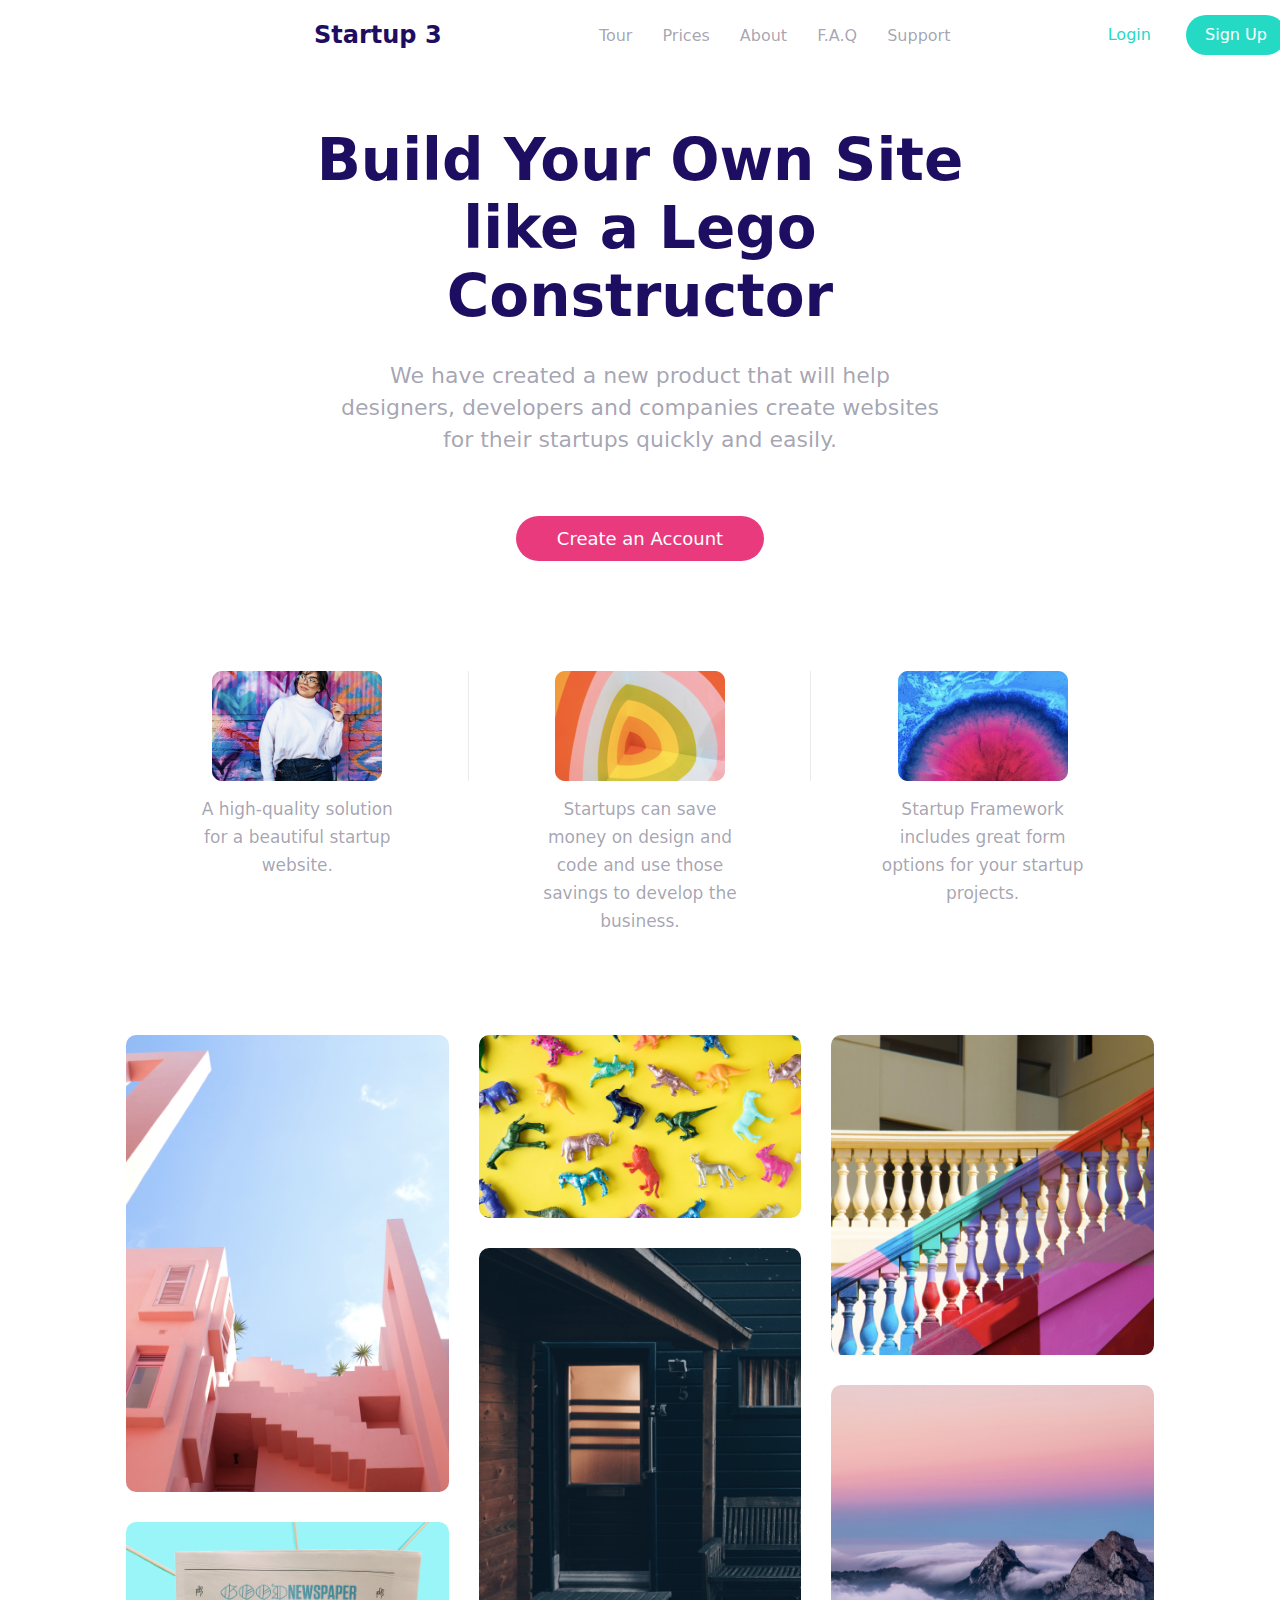
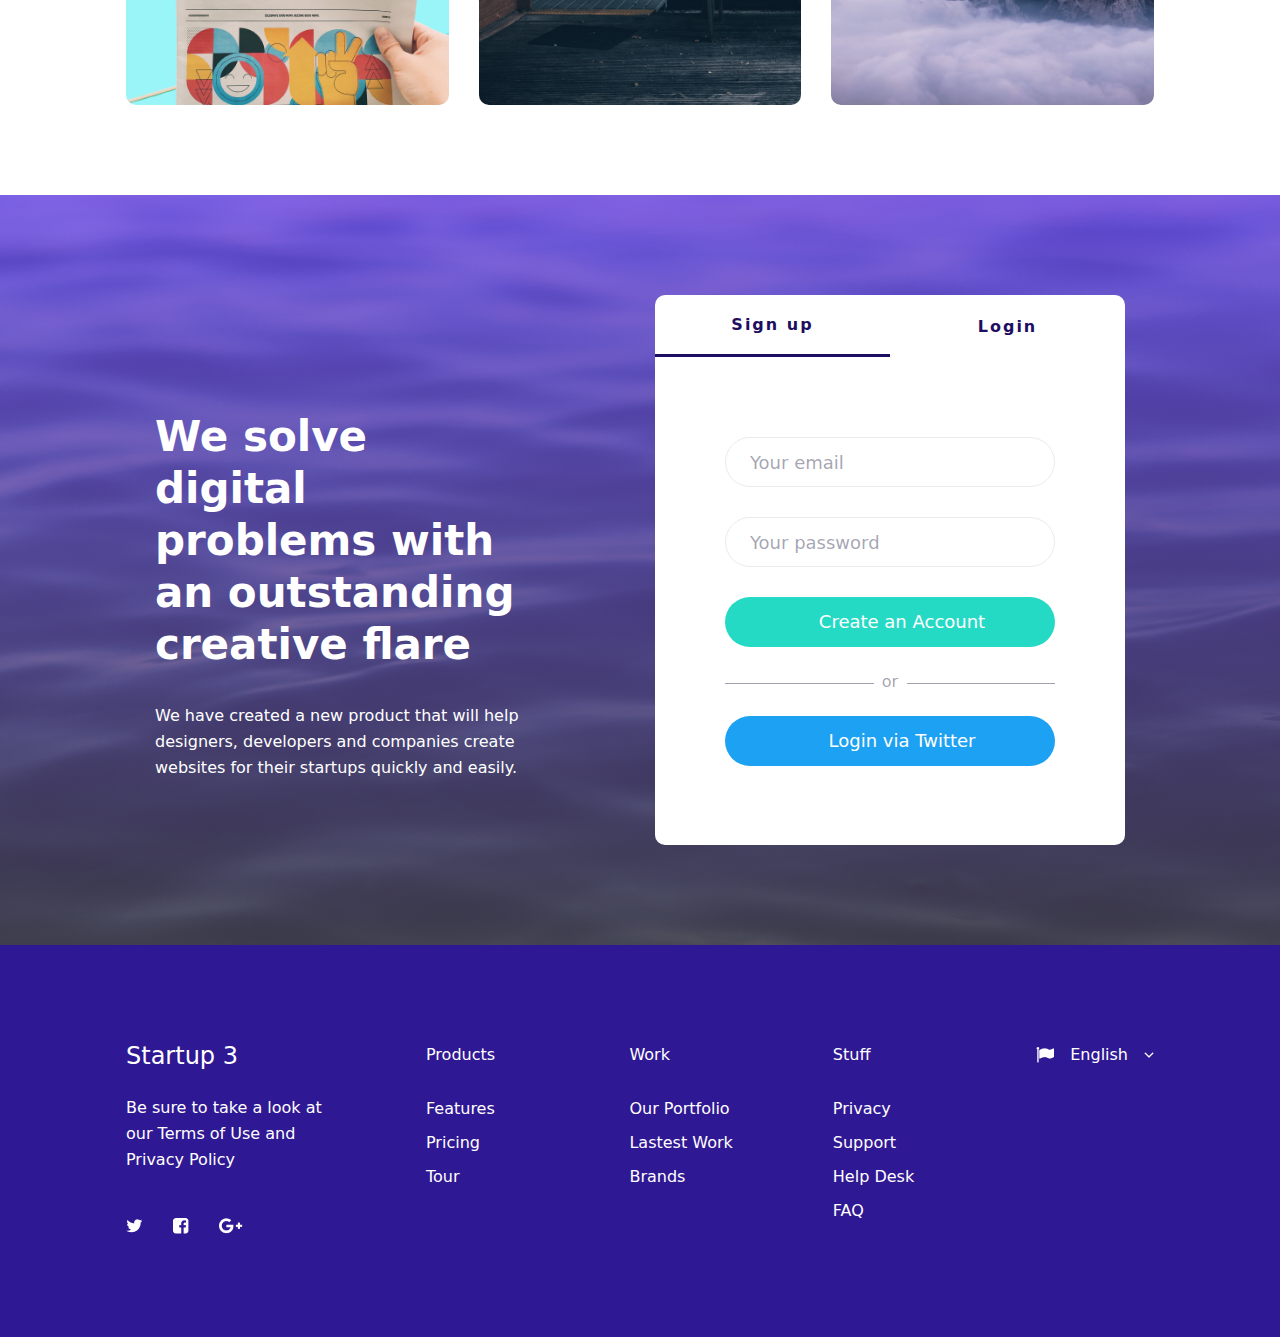
<file: task3/index.html>
<!DOCTYPE html>
<html lang="en">
  <head>
    <meta charset="UTF-8" />
    <meta http-equiv="X-UA-Compatible" content="IE=edge" />
    <meta name="viewport" content="width=device-width, initial-scale=1.0" />
    <title>Document</title>
    <link rel="stylesheet" href="style.css" />
  </head>
  <body>
    <div class="container">
      <header class="header">
        <div class="header_wrapper">
          <div class="logo">Startup 3</div>
          <div class="menu">
            <ul>
              <li><a href="">Tour</a></li>
              <li><a href="">Prices</a></li>
              <li><a href="">About</a></li>
              <li><a href="">F.A.Q</a></li>
              <li><a href="">Support</a></li>
            </ul>
          </div>
          <div class="buttons">
            <a href="" class="login">Login</a>
            <a href="" class="register">Sign Up</a>
          </div>
        </div>
      </header>

      <section id="section1">
        <div class="head">
          <h1>Build Your Own Site like a Lego Constructor</h1>
          <p>
            We have created a new product that will help designers, developers
            and companies create websites for their startups quickly and easily.
          </p>
          <button class="create">Create an Account</button>
        </div>
        <div class="opportunities">
          <div class="box">
            <img src="./images/Mask.png" alt="" />
            <p>A high-quality solution for a beautiful startup website.</p>
          </div>
          <div class="box">
            <img src="./images/Mask (1).png" alt="" />
            <p>
              Startups can save money on design and code and use those savings
              to develop the business.
            </p>
          </div>
          <div class="box">
            <img src="./images/Mask (2).png" alt="" />
            <p>
              Startup Framework includes great form options for your startup
              projects.
            </p>
          </div>
        </div>
      </section>

      <section id="section2">
        <img src="./images/image1.png" alt="" />
        <img src="./images/image2.png" alt="" />
        <img src="./images/image3.png" alt="" />
        <img src="./images/image4.png" alt="" />
        <img src="./images/image5.png" alt="" />
        <img src="./images/image6.png" alt="" />
      </section>

      <section id="section3">
        <div class="overlay"></div>
        <div class="about">
          <h1>We solve digital problems with an outstanding creative flare</h1>
          <p>
            We have created a new product that will help designers, developers
            and companies create websites for their startups quickly and easily.
          </p>
        </div>
        <div class="form">
          <div class="form_head">
            <p class="active">Sign up</p>
            <p>Login</p>
          </div>
          <div class="form_body">
            <input type="email" placeholder="Your email" />
            <input type="password" placeholder="Your password" />
            <a href="" class="create_account">Create an Account</a>
            <p>or</p>
            <a href="">Login via Twitter</a>
          </div>
        </div>
      </section>

      <footer>
        <div class="footer_wrapper">
          <div class="footer_list">
            <h3>Startup 3</h3>
            <p>Be sure to take a look at our Terms of Use and Privacy Policy</p>
            <div class="icons">
              <img src="./images/fa-twitter.png" alt="" />
              <img src="./images/fa-facebook-square.png" alt="" />
              <img src="./images/fa-google-plus.png" alt="" />
            </div>
          </div>
          <div class="footer_list">
            <h3>Products</h3>
            <ul>
              <li><a href="">Features</a></li>
              <li><a href="">Pricing</a></li>
              <li><a href="">Tour</a></li>
            </ul>
          </div>
          <div class="footer_list">
            <h3>Work</h3>
            <ul>
              <li><a href="">Our Portfolio</a></li>
              <li><a href="">Lastest Work</a></li>
              <li><a href="">Brands</a></li>
            </ul>
          </div>
          <div class="footer_list">
            <h3>Stuff</h3>
            <ul>
              <li><a href="">Privacy</a></li>
              <li><a href="">Support</a></li>
              <li><a href="">Help Desk</a></li>
              <li><a href="">FAQ</a></li>
            </ul>
          </div>
          <div class="footer_list">
            <img src="./images/fa-flag.png" alt="" />
            English
            <img src="./images/fa-angle-down.png" alt="" />
          </div>
        </div>
      </footer>
    </div>
  </body>
</html>
</file>
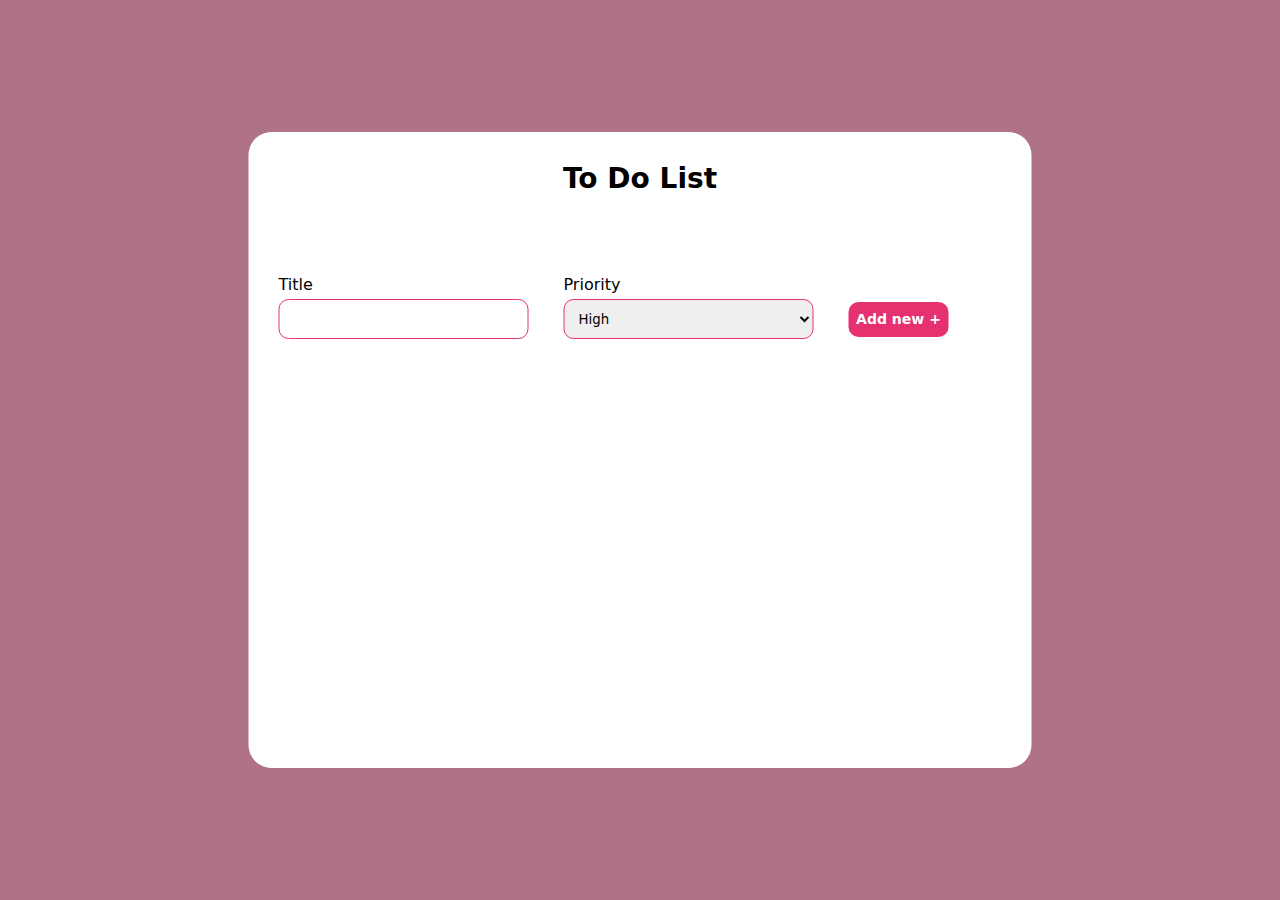
<file: task5/index.html>
<!DOCTYPE html>
<html lang="en">
  <head>
    <meta charset="UTF-8" />
    <meta http-equiv="X-UA-Compatible" content="IE=edge" />
    <meta name="viewport" content="width=device-width, initial-scale=1.0" />
    <title>Document</title>
    <link rel="stylesheet" href="style.css" />
  </head>
  <body>
    <div class="container">
        <div class="head">
          <h1>To Do List</h1>
        </div>
        <div class="inputs">
          <div>
            <label for="title">Title</label>
            <input type="text" id="title" />
          </div>
          <div>
            <label for="priority">Priority</label>
            <select name="" id="priority">
              <option value="High">High</option>
              <option value="Medium">Medium</option>
              <option value="Low">Low</option>
            </select>
          </div>
          <button>Add new  +</button>
        </div>

        <div class="body">

         
        </div>
    </div>

    <script src="index.js"></script>
  </body>
</html>
</file>
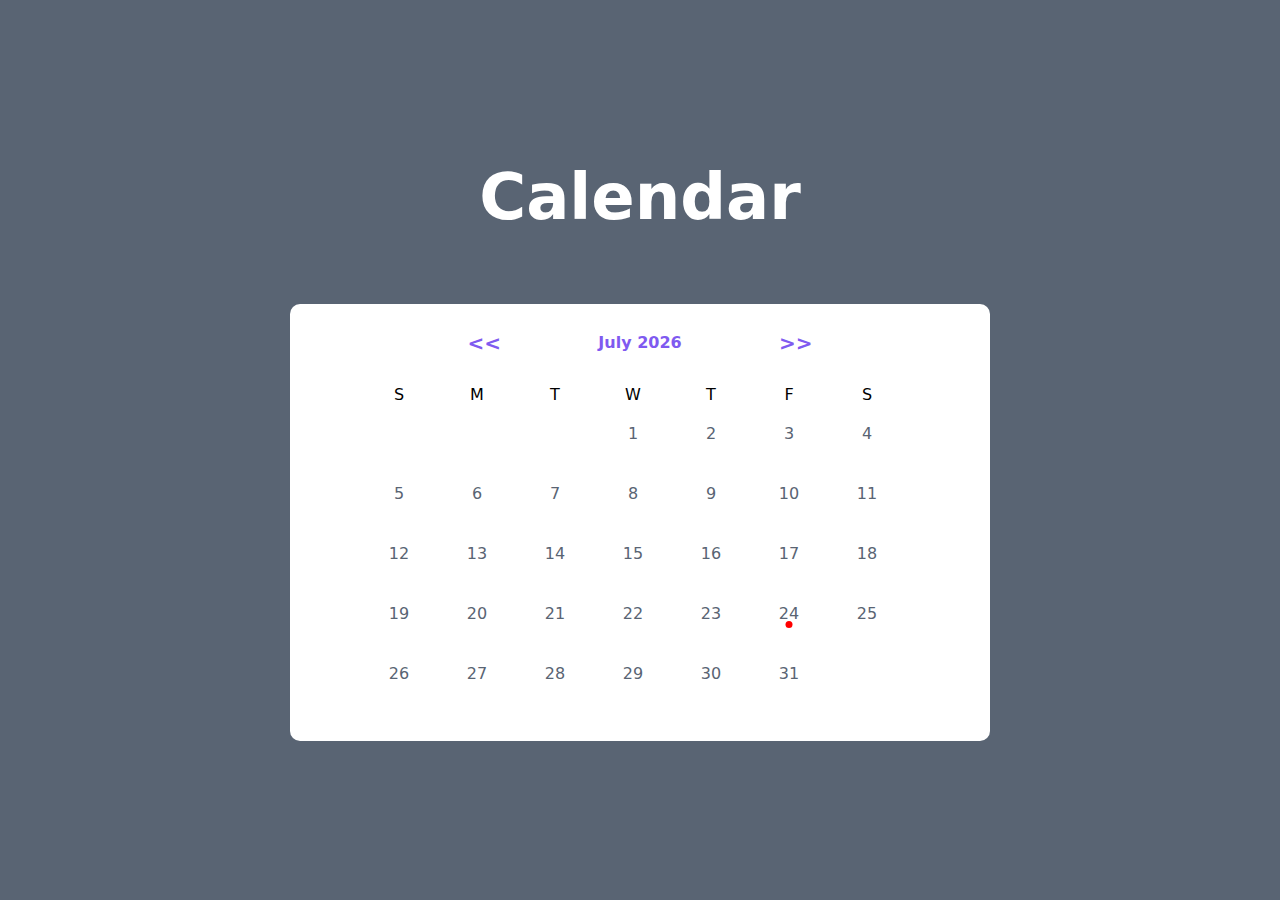
<file: task7/index.html>
<!DOCTYPE html>
<html lang="en">
  <head>
    <meta charset="UTF-8" />
    <meta http-equiv="X-UA-Compatible" content="IE=edge" />
    <meta name="viewport" content="width=device-width, initial-scale=1.0" />
    <title>Document</title>
    <link rel="stylesheet" href="style.css" />
  </head>
  <body onload="calendar()">
    <div class="container">
      <h1>Calendar</h1>
      <div class="body">
        <div class="body_head">
          <div class="prev"><<</div>
          <div class="month_year">
            <span class="month">Month</span>
            <span class="year">2022</span>
          </div>
          <div class="next">>></div>
        </div>
        <div class="main">
          <ul class="weeks">
            <li>S</li>
            <li>M</li>
            <li>T</li>
            <li>W</li>
            <li>T</li>
            <li>F</li>
           
            <li>S</li>
          </ul>
          <ul class="days">
            <!-- <li>1</li>
            <li>2</li>
            <li>3</li>
            <li>4</li>
            <li>5</li>
            <li>6</li>
            <li>7</li>
            <li>1</li>
            <li>2</li>
            <li>3</li>
            <li>4</li>
            <li>5</li>
            <li>6</li>
            <li>7</li>
            <li>1</li>
            <li>2</li>
            <li>3</li>
            <li>4</li>
            <li>5</li>
            <li>6</li>
            <li>7</li> -->
          </ul>
        </div>
      </div>
    </div>
    <script src="index.js"></script>
  </body>
</html>
</file>
<file: task3/style.css>
* {
  margin: 0;
  padding: 0;
  box-sizing: border-box;
  font-family: system-ui, -apple-system, BlinkMacSystemFont, "Segoe UI", Roboto,
    Oxygen, Ubuntu, Cantarell, "Open Sans", "Helvetica Neue", sans-serif;
  text-decoration: none;
  list-style: none;
}

.container {
  padding: 36px 0 0;
}

header {
width: 1600px;
  position: fixed;
padding: 15px 0;
top:0;
left:0;
background: white;
z-index: 999;
}


.header_wrapper{
  width: 972px;
  display: flex;
  align-items: center;
  justify-content: space-between;
  margin: auto;
}

header .logo {
  font-size: 24px;
  color: #1e0e62;
  font-weight: 700;
}

header .menu ul {
  display: flex;
  align-items: center;
  column-gap: 30px;
}

header .menu li a {
  color: rgba(21, 20, 57, 0.4);
}

header .buttons .register {
  width: 100px;
  height: 40px;
  border-radius: 100px;
  background: rgba(37, 218, 197, 1);
  color: white;
  text-align: center;
  line-height: 40px;
  display: inline-block;
  margin-left: 30px;
}

header .buttons .login {
  color: rgba(37, 218, 197, 1);
}

section {
  margin: 90px auto 0;
}

#section1,
#section2 {
  max-width: 1028px;
}
#section1 {
  display: flex;
  align-items: center;
  justify-content: space-between;
  flex-direction: column;
  text-align: center;
}
#section1 .head {
  max-width: 714px;
  margin: 0 auto 110px;
}
#section1 .head h1 {
  font-size: 58px;
  color: rgba(30, 14, 98, 1);
  font-weight: 600;
}

#section1 .head p {
  color: rgba(21, 20, 57, 0.4);
  line-height: 32px;
  max-width: 614px;
  margin: 30px auto 60px;
  font-size: 22px;
  font-weight: 400;
}

#section1 .head button {
  width: 248px;
  height: 45px;
  border-radius: 100px;
  background: rgba(233, 58, 125, 1);
  color: white;
  text-align: center;
  line-height: 45px;
  font-size: 18px;
  border: none;
}

#section1 .opportunities {
  display: grid;
  grid-template-columns: repeat(3, 1fr);
  width: 100%;
}

#section1 .opportunities .box {
  position: relative;
}

#section1 .opportunities .box:not(:last-child):after {
  content: "";
  width: 1px;
  height: 110px;
  background: rgba(235, 234, 237, 1);
  position: absolute;
  right: 0;
  top: 0;
}


#section1 .opportunities .box p {
  width: 208px;
  margin: 10px auto;
  line-height: 28px;
  color: rgba(21, 20, 57, 0.4);
  font-size: 17px;
  font-weight: 500;
}

#section2 {
  display: grid;
  grid-template-columns: 1fr 1fr 1fr;
  grid-template-rows: repeat(4, 1fr);
  grid-gap: 30px;
  height: 670px;
}

#section2 img {
  width: 100%;
  height: 100%;
  object-fit: cover;
  background-position: center;
  border-radius: 10px;
}

#section2 img:nth-child(1) {
  grid-row: 1/4;
}

#section2 img:nth-child(2) {
  grid-row: 1/2;
}

#section2 img:nth-child(3) {
  grid-row: 1/3;
}

#section2 img:nth-child(4) {
  grid-row: 4/5;
}

#section2 img:nth-child(5) {
  grid-row: 2/5;
}

#section2 img:nth-child(6) {
  grid-row: 3/5;
}

#section3 {
  width: 100%;
  height: 750px;
  background-image: url("./images/Background.png");
  background-size: cover;
  background-position: center center;
  display: flex;
  align-items: center;
  justify-content: center;
  column-gap: 130px;
  position: relative;
  background-blend-mode: darken;
}

#section3 .overlay {
  position: absolute;
  top: 0;
  left: 0;
  width: 100%;
  height: 100%;
  z-index: 1;
  background: linear-gradient(to top, rgba(7, 3, 24, 0.6), rgba(58, 17, 239, 0.6));
}

#section3 .about {
  width: 370px;
  height: 318px;
  color: white;
  z-index: 2;
}
#section3 .about h1 {
  font-size: 42px;
  line-height: 52px;
}

#section3 .about p {
  line-height: 26px;
  margin-top: 32px;
}

#section3 .form {
  width: 470px;
  height: 550px;
  background: rgba(255, 255, 255, 1);
  border-radius: 10px;
  z-index: 2;
}
#section3 .form .form_head {
  display: flex;
  align-items: center;
  justify-content: space-between;
}

#section3 .form .form_head p {
  width: 50%;
  padding: 20px 0;
  text-align: center;
  color: rgba(30, 14, 98, 1);
  font-weight: 700;
  letter-spacing: 2px;
}

#section3 .form .form_head p.active {
  border-bottom: 3px solid rgba(30, 14, 98, 1);
}

#section3 .form .form_body {
  display: flex;
  align-items: center;
  justify-content: space-between;
  flex-direction: column;
  margin: 80px 70px;
}

#section3 .form .form_body input,
#section3 .form .form_body a {
  width: 100%;
  height: 50px;
  border-radius: 100px;
  padding-left: 24px;
  font-size: 18px;
  display: block;
}

#section3 .form .form_body input {
  border: 1px solid rgba(235, 234, 237, 1);
  margin-bottom: 30px;
}
#section3 .form .form_body input::placeholder {
  font-size: 18px;
  color: rgba(21, 20, 57, 0.4);
}

#section3 .form .form_body a {
  text-align: center;
}

#section3 .form .form_body a {
  background-color: rgba(29, 161, 242, 1);
  line-height: 50px;
  color: white;
  position: relative;
}

#section3 .form .form_body a.create_account {
  background-color: rgba(37, 218, 197, 1);
}

#section3 .form .form_body p {
  margin: 25px 0;
  position: relative;
  width: 100%;
  text-align: center;
  color: rgba(21, 20, 57, 0.4);
}

#section3 .form .form_body p:before {
  content: "";
  position: absolute;
  left: 0;
  top: 60%;
  width: 45%;
  background: rgba(21, 20, 57, 0.4);
  height: 1px;
}

#section3 .form .form_body p:after {
  content: "";
  position: absolute;
  right: 0;
  top: 60%;

  width: 45%;
  background: rgba(21, 20, 57, 0.4);
  height: 1px;
}

footer {
  background: #2f1893;
  display: flex;
  align-items: center;
  justify-content: space-between;
}

.footer_wrapper {
  max-width: 1028px;
  margin: auto;
  display: grid;
  grid-template-columns: repeat(5,1fr);
  align-items: flex-start;
  color: white;
  column-gap: 100px;
  padding: 100px 0;
}

.footer_wrapper a {
  color: white;
}

.footer_wrapper .footer_list:nth-child(1) {
  width: 200px;
  transform: translateY(-3px);
}

.footer_wrapper .footer_list:nth-child(1) p {
  transform: translateY(-10px);
}

.footer_wrapper .footer_list:nth-child(1) h3 {
  font-size: 24px;
}
.footer_wrapper .footer_list h3 {
  font-size: 16px;
  font-weight: 500;
}

.footer_wrapper .footer_list h3 {
  margin-bottom: 35px;
}

.footer_wrapper .footer_list p {
  line-height: 26px;
  margin-bottom: 35px;
}

.footer_wrapper .footer_list .icons {
  display: flex;
  align-items: center;
  column-gap: 30px;
}

.footer_wrapper ul li {
  margin: 15px 0;
}

.footer_wrapper .footer_list:last-child {
  display: flex;
  align-items: center;
  column-gap: 1rem;
}
</file>
<file: task5/style.css>
* {
  margin: 0;
  padding: 0;
  box-sizing: border-box;
  font-family: system-ui, -apple-system, BlinkMacSystemFont, "Segoe UI", Roboto,
    Oxygen, Ubuntu, Cantarell, "Open Sans", "Helvetica Neue", sans-serif;
}

body {
  background-color: #b07289;
}

.container {
  position: absolute;
  top: 50%;
  left: 50%;
  transform: translate(-50%, -50%);
  background: white;
  width: 783px;
  height: 636px;
  border-radius: 23px;
  padding: 30px;
  text-align: center;
}

.container .head h1 {
  font-weight: 600;
  font-size: 28px;
}

.container .inputs {
  margin: 80px 0 30px;
  display: flex;
  align-items: center;
  justify-content: flex-start;
  column-gap: 35px;
}

.container .inputs label{
 text-align: left;
display: block;
margin-bottom: 5px;
}

.container .inputs input,
.container .inputs select {
  width: 250px;
  height: 40px;
  border-radius: 10px;
  padding:0px 10px;
  border: 1px solid rgba(229, 49, 112, 1);
  outline: none;
}



.container .inputs button{
    width: 100px;
    height: 35px;
    border-radius: 10px;
    background: rgba(229, 49, 112, 1);
color:white;
text-align: center;
line-height: 35px;
font-size: 14px;
font-weight: 600;
border: none;
margin-top: 25px;
}


.body{
    height: 350px;
    overflow: scroll;
    padding: 20px;
}


.box{
  display: flex;
  align-items: center;
  justify-content: space-between;
  position: relative;
  width:360px;

  padding: 15px 25px;
  border: 1px solid red;
  margin: auto;
  border-radius: 10px;
  margin-bottom: 10px;
}


.right{
  position: absolute;
  top:18px;
  right:10px
}

.box .left textarea{
  height: 25px;
  font-size: 18px;
  font-weight: 600;
  border: 2px solid #ccc;
  border: none;
  resize: none;
}

.box .left p{
  font-size: 12px;
  text-align: left;
}

.buttons{
display: block;
display: flex;
align-items: center;
justify-content: flex-start;
margin-top: 5px;
column-gap: 5px;
display: none;
}

.buttons button{
  padding: 10px;
}
</file>
<file: task7/style.css>
* {
  margin: 0;
  padding: 0;
  box-sizing: border-box;
  font-family: system-ui, -apple-system, BlinkMacSystemFont, "Segoe UI", Roboto,
    Oxygen, Ubuntu, Cantarell, "Open Sans", "Helvetica Neue", sans-serif;

  list-style: none;
}

body {
  background: #596473;
  width: 100%;
  height: 100vh;
  display: flex;
  align-items: center;
  justify-content: center;
}

h1 {
  font-size: 64px;
  font-weight: 700;
  color: white;
  margin-bottom: 70px;
  text-align: center;
}

.body {
  width: 700px;
  padding: 27px 70px;
  background: white;
  border-radius: 10px;
}

.body .body_head {
  display: flex;
  align-items: center;
  justify-content: center;
  gap: 4rem;
}

.body .body_head {
  font-weight: 700;
  color: rgba(127, 90, 240, 1);
}

.month_year{
  width: 150px;
  text-align: center;
}

.next,
.prev {
  cursor: pointer;
  font-size: 20px;
}

.main .weeks {
  display: flex;
  align-items: center;
  margin: 30px 0 10px;
}
.main .days {
  display: flex;
  align-items: center;
  flex-wrap: wrap;
  height: 300px;
}

.main .weeks li,
.days li {
  max-width: 13%;
  min-width: 13%;
  text-align: center;
}
.weeks,
.days {
  margin: auto;
}

.days li {
  margin-bottom: 20px;
  color: #596473;
}


.days li{
  position: relative;
}


.active:after{
  /* color:red !important */
  content: "";
  position: absolute;
  bottom: -5px;
  left:50%;
  transform: translateX(-50%);
  width: 7px;
  height: 7px;
  background: red;
  border-radius: 50%;
}

.main{
  width: 600px;
  margin: auto;
}
</file>
